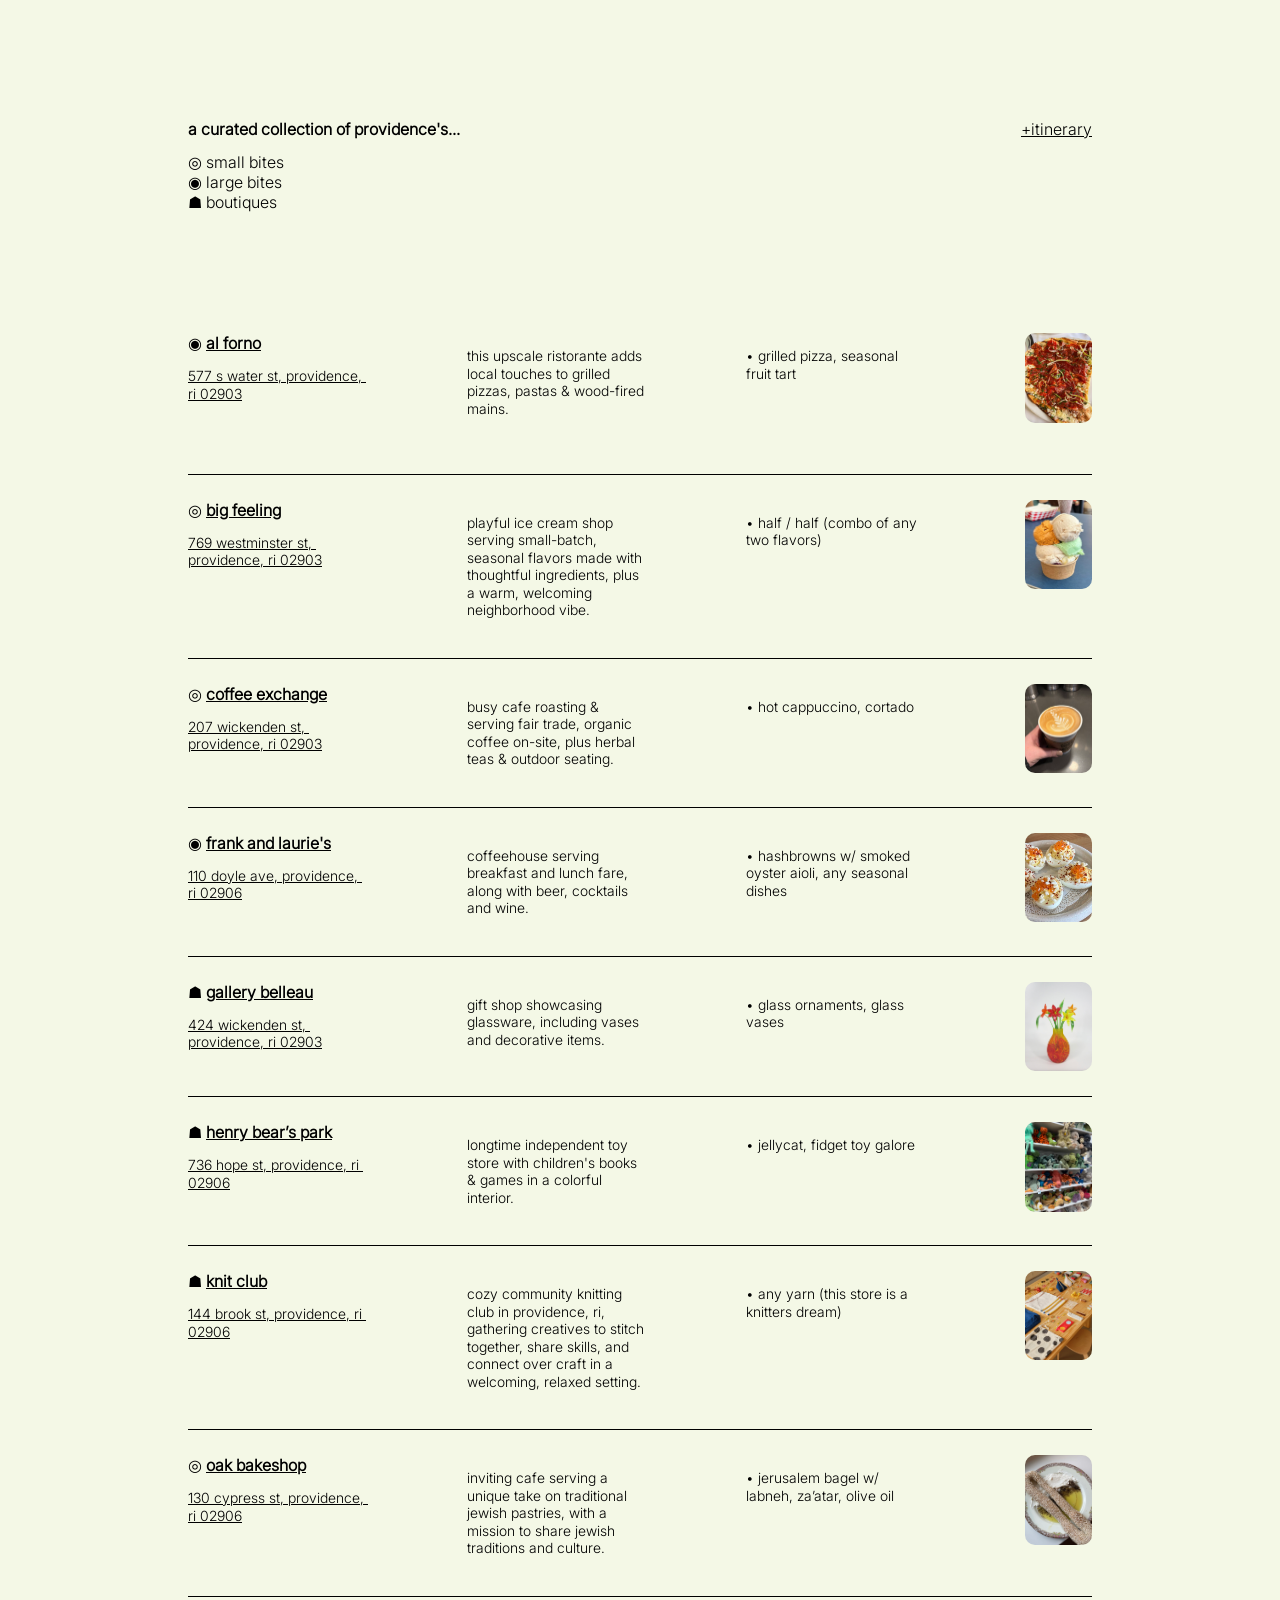
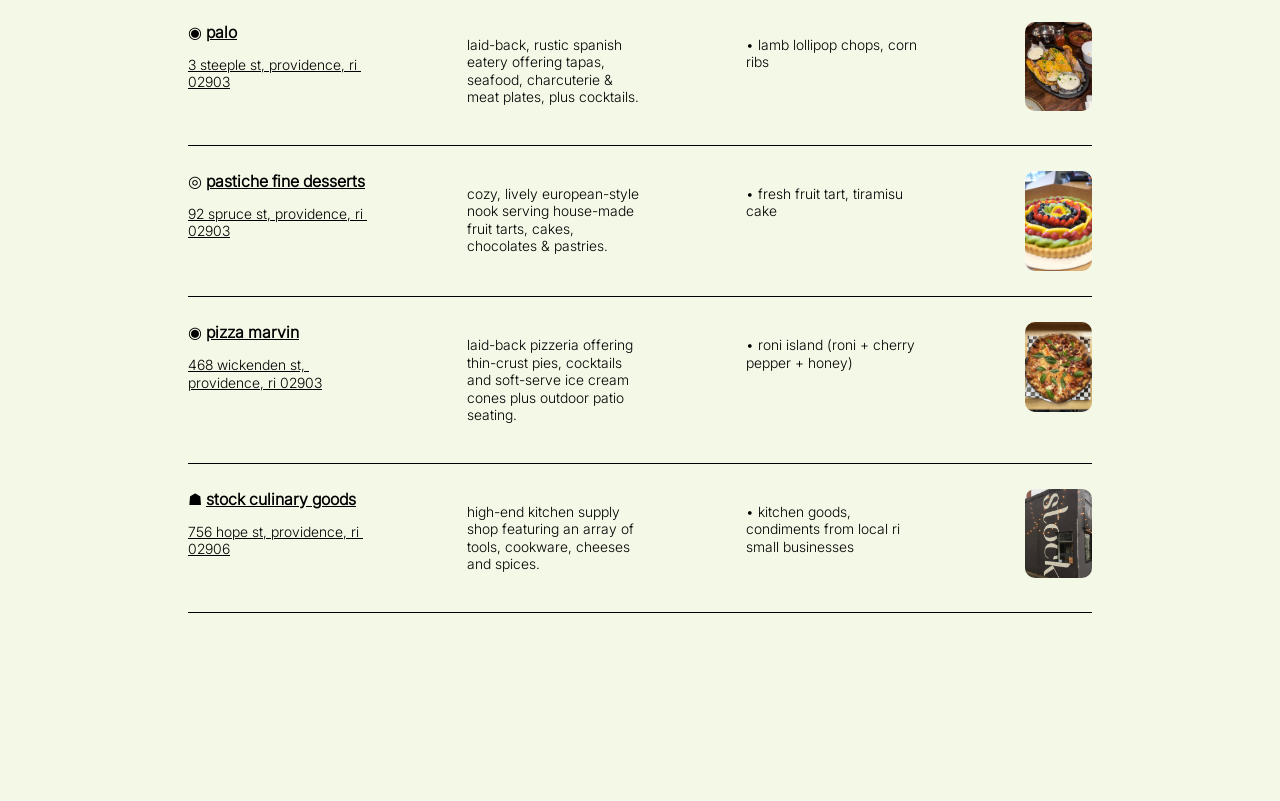
<file: index.html>
<!DOCTYPE html>
<html lang="en">
<head>
    <meta charset="UTF-8">
    <meta name="viewport" content="width=device-width, initial-scale=1.0">
    <title>home | providence</title>
    <link rel="stylesheet" href="style.css">
</head>
<body>
    <div id="heading">
       
       <div>
        <h1><b>a curated collection of providence's...</b></h1>
        <h2>◎ small bites 
        <br>◉ large bites 
        <br>☗ boutiques</h2></div>
 
        <div><h1><a href="itinerary.html">+itinerary</a></h1></div>
    </div>

    
<div id="parent">
    <div class="place">
        <div>
           <span>◉ <a target="_blank" s href="https://alforno.com"><b>al forno</b></a></span>
           <p><a target="_blank" s href="https://www.google.com/maps/place/Al+Forno+Restaurant/@41.8172946,-71.4032388,16z/data=!4m15!1m8!3m7!1s0x89e445170c5e3917:0x9ec5877bce706dd!2sAl+Forno+Restaurant!8m2!3d41.8172906!4d-71.4006639!10e1!16s%2Fm%2F0zrxqk6!3m5!1s0x89e445170c5e3917:0x9ec5877bce706dd!8m2!3d41.8172906!4d-71.4006639!16s%2Fm%2F0zrxqk6?entry=ttu&g_ep=EgoyMDI2MDEwNy4wIKXMDSoASAFQAw%3D%3D">577 s water st, providence, ri 02903</a></p> 
       </div>
       <p>this upscale ristorante adds local touches to grilled pizzas, pastas & wood-fired mains.
        </p>
        <p>• grilled pizza, seasonal fruit tart</p>
       
        <img src="images/al.jpg" class="gif"> 
    </div>

    <div class="place">
        <div>
        <span>◎ <a target="_blank" s href="https://bigfeeling.co"><b>big feeling</b></a></span>
            <p><a target="_blank" s href="https://www.google.com/maps/place/Big+Feeling+Ice+Cream/@41.8180741,-71.4209844,16z/data=!3m1!4b1!4m6!3m5!1s0x89e445972901b6d5:0xd31dcaf629eb8437!8m2!3d41.8180741!4d-71.4209844!16s%2Fg%2F11wx028qj8?entry=ttu&g_ep=EgoyMDI2MDEwNy4wIKXMDSoASAFQAw%3D%3D">769 westminster st, providence, ri 02903</a></p>
        </div>
        <p>playful ice cream shop serving small-batch, seasonal flavors made with thoughtful ingredients, plus a warm, welcoming neighborhood vibe.</p>
        <p>• half / half (combo of any two flavors)</p>
        <img src="images/big.jpg" class="gif">
    </div>

    <div class="place">
        <div>
        <span>◎ <a target="_blank" s href="https://www.thecoffeeexchange.com"><b>coffee exchange</b></a></span>
            <p><a target="_blank" s href="https://www.google.com/maps/place/Coffee+Exchange/@41.849495,-71.4331574,13z/data=!4m10!1m2!2m1!1scoffee+exchange!3m6!1s0x89e44538dcb1b205:0x7f18d53736181c74!8m2!3d41.819287!4d-71.3990847!15sCg9jb2ZmZWUgZXhjaGFuZ2VaESIPY29mZmVlIGV4Y2hhbmdlkgELY29mZmVlX3Nob3CaASRDaGREU1VoTk1HOW5TMFZLVTJSMFRrczFkV0psZUdwUlJSQULgAQD6AQQIABBM!16s%2Fg%2F1tkl4b88?hl=en-us&entry=ttu&g_ep=EgoyMDI2MDEwNy4wIKXMDSoASAFQAw%3D%3D">207 wickenden st, providence, ri 02903</a></p>
        </div>
        <p>busy cafe roasting & serving fair trade, organic coffee on-site, plus herbal teas & outdoor seating.</p>
        <p>• hot cappuccino, cortado</p>
        <img src="images/cofx.jpg" class="gif">
    </div>

    <div class="place">
        <div>
        <span>◉ <a target="_blank" s href="https://www.frankandlauries.com"><b>frank and laurie's</b></a></span>
            <p><a target="_blank" s href="https://www.google.com/maps/place/Frank+%26+Laurie's/@41.8389094,-71.4066012,17z/data=!3m1!4b1!4m6!3m5!1s0x89e445951634ce5b:0xa96dbe3b45023be1!8m2!3d41.8389054!4d-71.4040263!16s%2Fg%2F11vwwsp8xj?entry=ttu&g_ep=EgoyMDI2MDEwNy4wIKXMDSoASAFQAw%3D%3D">110 doyle ave, providence, ri 02906</a></p>
        </div>
        <p>coffeehouse serving breakfast and lunch fare, along with beer, cocktails and wine.</p>
        <p>• hashbrowns w/ smoked oyster aioli, any seasonal dishes</p>
        <img src="images/frank.jpg" class="gif">
    </div>

    <div class="place">
        <div>
        <span>☗ <a target="_blank" s href="https://www.gallerybelleau.org"><b>gallery belleau</b></a></span>
            <p><a target="_blank" s href="https://www.google.com/maps/place/Gallery+Belleau/@41.8201222,-71.3973476,17z/data=!3m1!4b1!4m6!3m5!1s0x89e44539de9e779d:0xe9a20b5c691b1d03!8m2!3d41.8201222!4d-71.3947727!16s%2Fg%2F1tf76jkd?entry=ttu&g_ep=EgoyMDI2MDEwNy4wIKXMDSoASAFQAw%3D%3D">424 wickenden st, providence, ri 02903</a></p>
            </div>
        <p>gift shop showcasing glassware, including vases and decorative items.</p>
        <p>• glass ornaments, glass vases</p>
        <img src="images/gal.jpg" class="gif">
    </div>

    <div class="place">
        <div>
        <span>☗ <a target="_blank" s href="https://www.henrybear.com/?srsltid=AfmBOoqhXeXib43JAbtxVqI1ZJaVamvURaIZj5Hb8Qi1Lo8xmado3zVJ"><b>henry bear’s park</b></a></span>
            <p><a target="_blank" s href="https://www.google.com/maps/place/Henry+Bear's+Park/@41.8470588,-72.0059654,10z/data=!4m10!1m2!2m1!1sHenry+Bear's+Park!3m6!1s0x89e444c53e3cab33:0xa7258ec29591a5b3!8m2!3d41.8470588!4d-71.3962242!15sChFIZW5yeSBCZWFyJ3MgUGFyayIDiAEBWhMiEWhlbnJ5IGJlYXIncyBwYXJrkgEJdG95X3N0b3Jl4AEA!16s%2Fg%2F11cn2yb5r8?entry=ttu&g_ep=EgoyMDI2MDEwNy4wIKXMDSoASAFQAw%3D%3D">736 hope st, providence, ri 02906</a></p>
        </div>
        <p>longtime independent toy store with children's books & games in a colorful interior.</p>
        <p>• jellycat, fidget toy galore</p>
        <img src="images/hen.jpg" class="gif">
    </div>

    <div class="place">
        <div>
        <span>☗ <a target="_blank" s href="https://knit.club"><b>knit club</b></a></span>
            <p><a target="_blank" s href="https://www.google.com/maps/place/KNIT+CLUB/@41.82048,-71.4010409,16z/data=!3m1!4b1!4m6!3m5!1s0x89e445aebd7da13d:0x4e33446d07a8125d!8m2!3d41.820476!4d-71.398466!16s%2Fg%2F11y540ygj0?entry=ttu&g_ep=EgoyMDI2MDEwNy4wIKXMDSoASAFQAw%3D%3D">144 brook st, providence, ri 02906</a></p>
        </div>
        <p>cozy community knitting club in providence, ri, gathering creatives to stitch together, share skills, and connect over craft in a welcoming, relaxed setting.</p> 
        <p>• any yarn (this store is a knitters dream)</p>
        <img src="images/knit.jpg" class="gif"> 
    </div>

    <div class="place"> 
        <div>
        <span>◎ <a target="_blank" s href="https://www.oakbakeshop.com"><b>oak bakeshop</b></a></span>
            <p><a target="_blank" s href="https://www.google.com/maps/place/Oak+Bakeshop/@41.8422651,-71.4051612,17z/data=!3m1!4b1!4m6!3m5!1s0x89e44565239c1e8b:0x482d2095164192ba!8m2!3d41.8422611!4d-71.4025863!16s%2Fg%2F11thr057zn?hl=en-us&entry=ttu&g_ep=EgoyMDI2MDEwNy4wIKXMDSoASAFQAw%3D%3D">130 cypress st, providence, ri 02906</a></p>
        </div>
        <p>inviting cafe serving a unique take on traditional jewish pastries, with a mission to share jewish traditions and culture.</p>
        <p>• jerusalem bagel w/ labneh, za’atar, olive oil</p>
        <img src="images/oat.jpg" class="gif">
    </div>

    <div class="place">
        <div>
        <span>◉ <a target="_blank" s href="https://www.paloprovidence.com"><b>palo</b></a></span>
            <p><a target="_blank" s href="https://www.google.com/maps/place/Palo/@41.8273397,-71.4123436,17z/data=!4m15!1m8!3m7!1s0x89e445557a79f9c5:0xde53461dd2050796!2sPalo!8m2!3d41.8273357!4d-71.4097687!10e1!16s%2Fg%2F11fp3q72sl!3m5!1s0x89e445557a79f9c5:0xde53461dd2050796!8m2!3d41.8273357!4d-71.4097687!16s%2Fg%2F11fp3q72sl?entry=ttu&g_ep=EgoyMDI2MDEwNy4wIKXMDSoASAFQAw%3D%3D">3 steeple st, providence, ri 02903</a></p>
            </div>
        <p>laid-back, rustic spanish eatery offering tapas, seafood, charcuterie & meat plates, plus cocktails.</p>
        <p>• lamb lollipop chops, corn ribs</p>
        <img src="images/palo.jpeg" class="gif"> 
    </div>

    <div class="place">
        <div>
        <span>◎ <a target="_blank" s href="https://pastichefinedesserts.com"><b>pastiche fine desserts</b></a></span>
            <p><a target="_blank" s href="https://www.google.com/maps/place/Pastiche+Fine+Desserts/@41.8263494,-71.432072,21z/data=!4m6!3m5!1s0x89e4450b014b15bd:0x4443423495795745!8m2!3d41.824204!4d-71.426605!16s%2Fg%2F1tf_twr0?entry=ttu&g_ep=EgoyMDI2MDEwNy4wIKXMDSoASAFQAw%3D%3D">92 spruce st, providence, ri 02903</a></p>
        </div>
        <p>cozy, lively european-style nook serving house-made fruit tarts, cakes, chocolates & pastries.</p>
        <p>• fresh fruit tart, tiramisu cake</p>
        <img src="images/pas.jpg" class="gif"> 
    </div>

    <div class="place">
        <div>
        <span>◉ <a target="_blank" s href="https://www.pizzamarvin.com"><b>pizza marvin</b></a></span>
        <p><a target="_blank" s href="https://www.google.com/maps/place/Pizza+Marvin/@41.8204385,-71.3986833,16z/data=!4m15!1m8!3m7!1s0x89e445e5009ca6a3:0x1f832dbc7c2581e3!2sPizza+Marvin!8m2!3d41.8204346!4d-71.3938124!10e9!16s%2Fg%2F11qp1cvwdt!3m5!1s0x89e445e5009ca6a3:0x1f832dbc7c2581e3!8m2!3d41.8204346!4d-71.3938124!16s%2Fg%2F11qp1cvwdt?entry=ttu&g_ep=EgoyMDI2MDEwNy4wIKXMDSoASAFQAw%3D%3D">468 wickenden st, providence, ri 02903</a></p>
        </div>
        <p>laid-back pizzeria offering thin-crust pies, cocktails and soft-serve ice cream cones plus outdoor patio seating.</p>
        <p>• roni island (roni + cherry pepper + honey)</p>
       <img src="images/pizza.jpg" class="gif"> 
    </div>

    <div class="place">
        <div>
        <span>☗ <a target="_blank" s href="https://www.stockculinarygoods.com"><b>stock culinary goods</b></a></span>
            <p><a target="_blank" s href="https://www.google.com/maps/place/Stock+Culinary+Goods/@41.84758,-71.3985279,17z/data=!3m1!4b1!4m6!3m5!1s0x89e444c50d5ee10f:0xeb68352dc3e19455!8m2!3d41.847576!4d-71.395953!16s%2Fg%2F12646smh8?entry=ttu&g_ep=EgoyMDI2MDEwNy4wIKXMDSoASAFQAw%3D%3D">756 hope st, providence, ri 02906</a></p>
        </div>
        <p>high-end kitchen supply shop featuring an array of tools, cookware, cheeses and spices.</p>
        <p>• kitchen goods, condiments from local ri small businesses</p>
        <img src="images/stock.jpg" class="gif"> 
    </div>
</div>
</body>
</html>
</file>
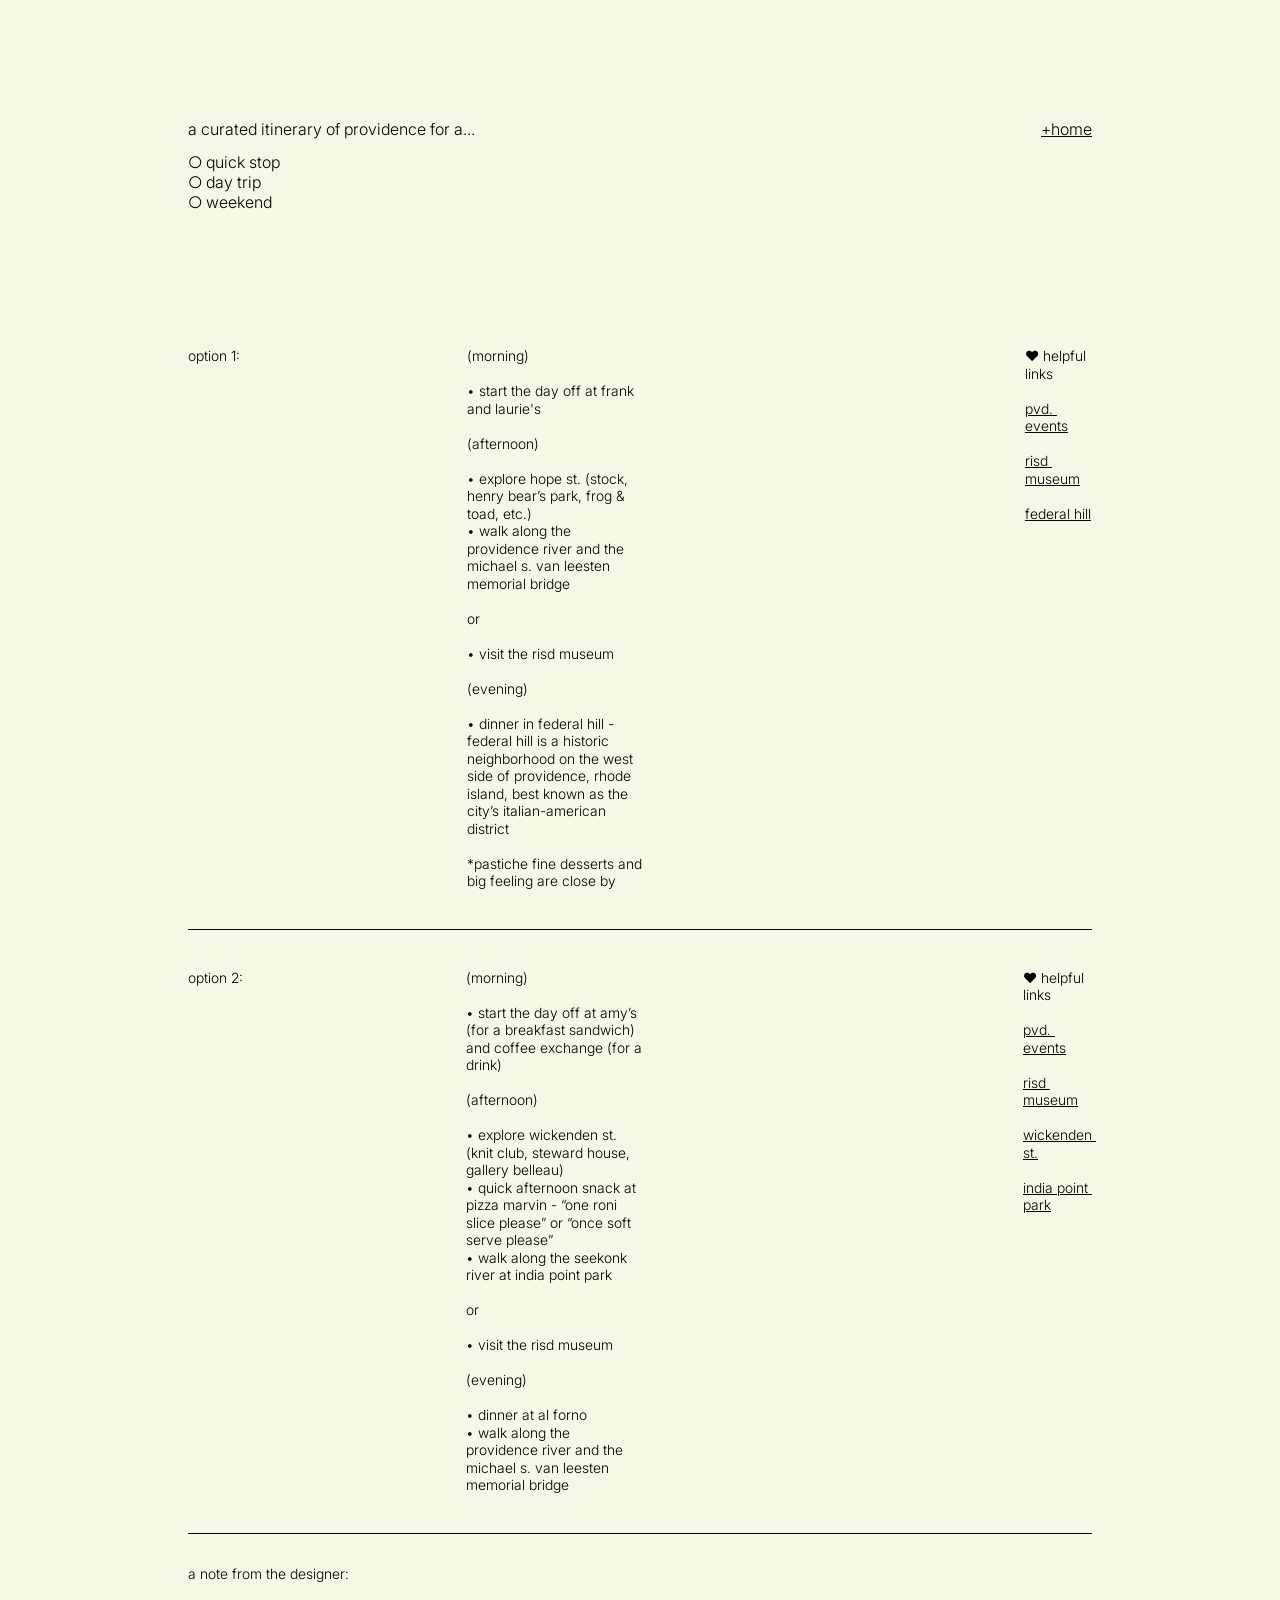
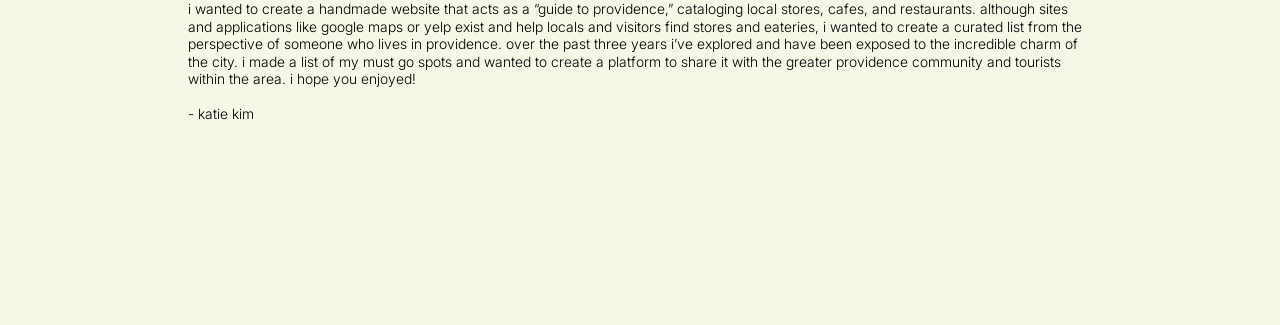
<file: itinerary.html>
<!DOCTYPE html>
<html lang="en">
<head>
    <meta charset="UTF-8">
    <meta name="viewport" content="width=device-width, initial-scale=1.0">
    <title>itinerary | providence</title>
    <link rel="stylesheet" href="style.css">
</head>
<body>
    <div id="heading">
       
       <div>
        <h1>a curated itinerary of providence for a...</h1>
        <h2>○ quick stop 
        <br>○ day trip
        <br>○ weekend</h2></div>

        <div><h1><a href="index.html">+home</a></h1></div>
    </div>
<div id="parent">

<div class="place">
<p>option 1:</p>
<p>(morning)

• start the day off at frank and laurie's 

(afternoon)

• explore hope st. (stock, henry bear’s park, frog & toad, etc.)
• walk along the providence river and the michael s. van leesten memorial bridge

or

• visit the risd museum 

(evening)

• dinner in federal hill - federal hill is a historic neighborhood on the west side of providence, rhode island, best known as the city’s italian-american district

*pastiche fine desserts and big feeling are close by
</p>
<p> </p>
<p>♥︎ helpful links

<a target="_blank" s href="https://www.goprovidence.com/events/">pvd. events</a>

<a target="_blank" s href="https://risdmuseum.org/">risd museum</a>

<a target="_blank" s href="https://www.goprovidence.com/neighborhoods/federal-hill-providence/">federal hill</a>
</p>
</div>

<div class="place">
<p>option 2:</p>
<p>(morning)

• start the day off at amy’s (for a breakfast sandwich) and coffee exchange (for a drink)

(afternoon)

• explore wickenden st. (knit club, steward house, gallery belleau) 
• quick afternoon snack at pizza marvin - “one roni slice please” or “once soft serve please”
• walk along the seekonk river at india point park 

or

• visit the risd museum

(evening)

• dinner at al forno
• walk along the providence river and the michael s. van leesten memorial bridge
<p> </p>
<p>♥︎ helpful links

<a target="_blank" s href="https://www.goprovidence.com/events/">pvd. events</a>

<a target="_blank" s href="https://risdmuseum.org/">risd museum</a>

<a target="_blank" s href="https://www.visitrhodeisland.com/things-to-do/trip-ideas-getaways/village-experiences-shops/wickenden-street-providence/">wickenden st.</a>

<a target="_blank" s href="https://exploreri.org/gSiteReport2.php?siteID=102&src=siteList">india point park</a>
</p>
</div>
</div>

<div>
    <p>
a note from the designer: 

i wanted to create a handmade website that acts as a “guide to providence,” cataloging local stores, cafes, and restaurants. although sites and applications like google maps or yelp exist and help locals and visitors find stores and eateries, i wanted to create a curated list from the perspective of someone who lives in providence. over the past three years i’ve explored and have been exposed to the incredible charm of the city. i made a list of my must go spots and wanted to create a platform to share it with the greater providence community and tourists within the area. i hope you enjoyed! 

- katie kim </p>

</div>
</p>
</body>
</html>
</file>
<file: style.css>
@font-face {
    font-family:"inter";
    src: url("fonts/Inter_Light.ttf");
}
    
body{
    font-family:"inter";

    padding: 180px;
    padding-top: 100px;

    background-color: rgb(244, 248, 230);

}

h1,h2{
    font-size: 16px;
    font-weight: 300;
}

p {
    font-size: 14px;
    font-weight: 300;
    line-height: 1.25;

}

span {
  font-size: 16px;
  font-weight: 300;

}

#heading {
            display: flex;
            flex-direction: row;
            height: 200px;
            justify-content: space-between;
}

#parent > div{
    display: grid;
    gap: 100px;
    grid-template-columns: 2fr 2fr 2fr .75fr;
    padding-bottom: 25px;
    padding-top: 25px;
    border-bottom: .8px solid rgb(0, 0, 0);
}

.place > div {
    display: flex;
    flex-direction: column;
}


.place img {
    width: 100%;
}

a {
    color:black
}

a:hover {
  background-color: rgb(255, 255, 255);
}

img {
  border-radius: 10px;
}

p{
    white-space: pre;
    white-space: pre-wrap;
}
</file>
